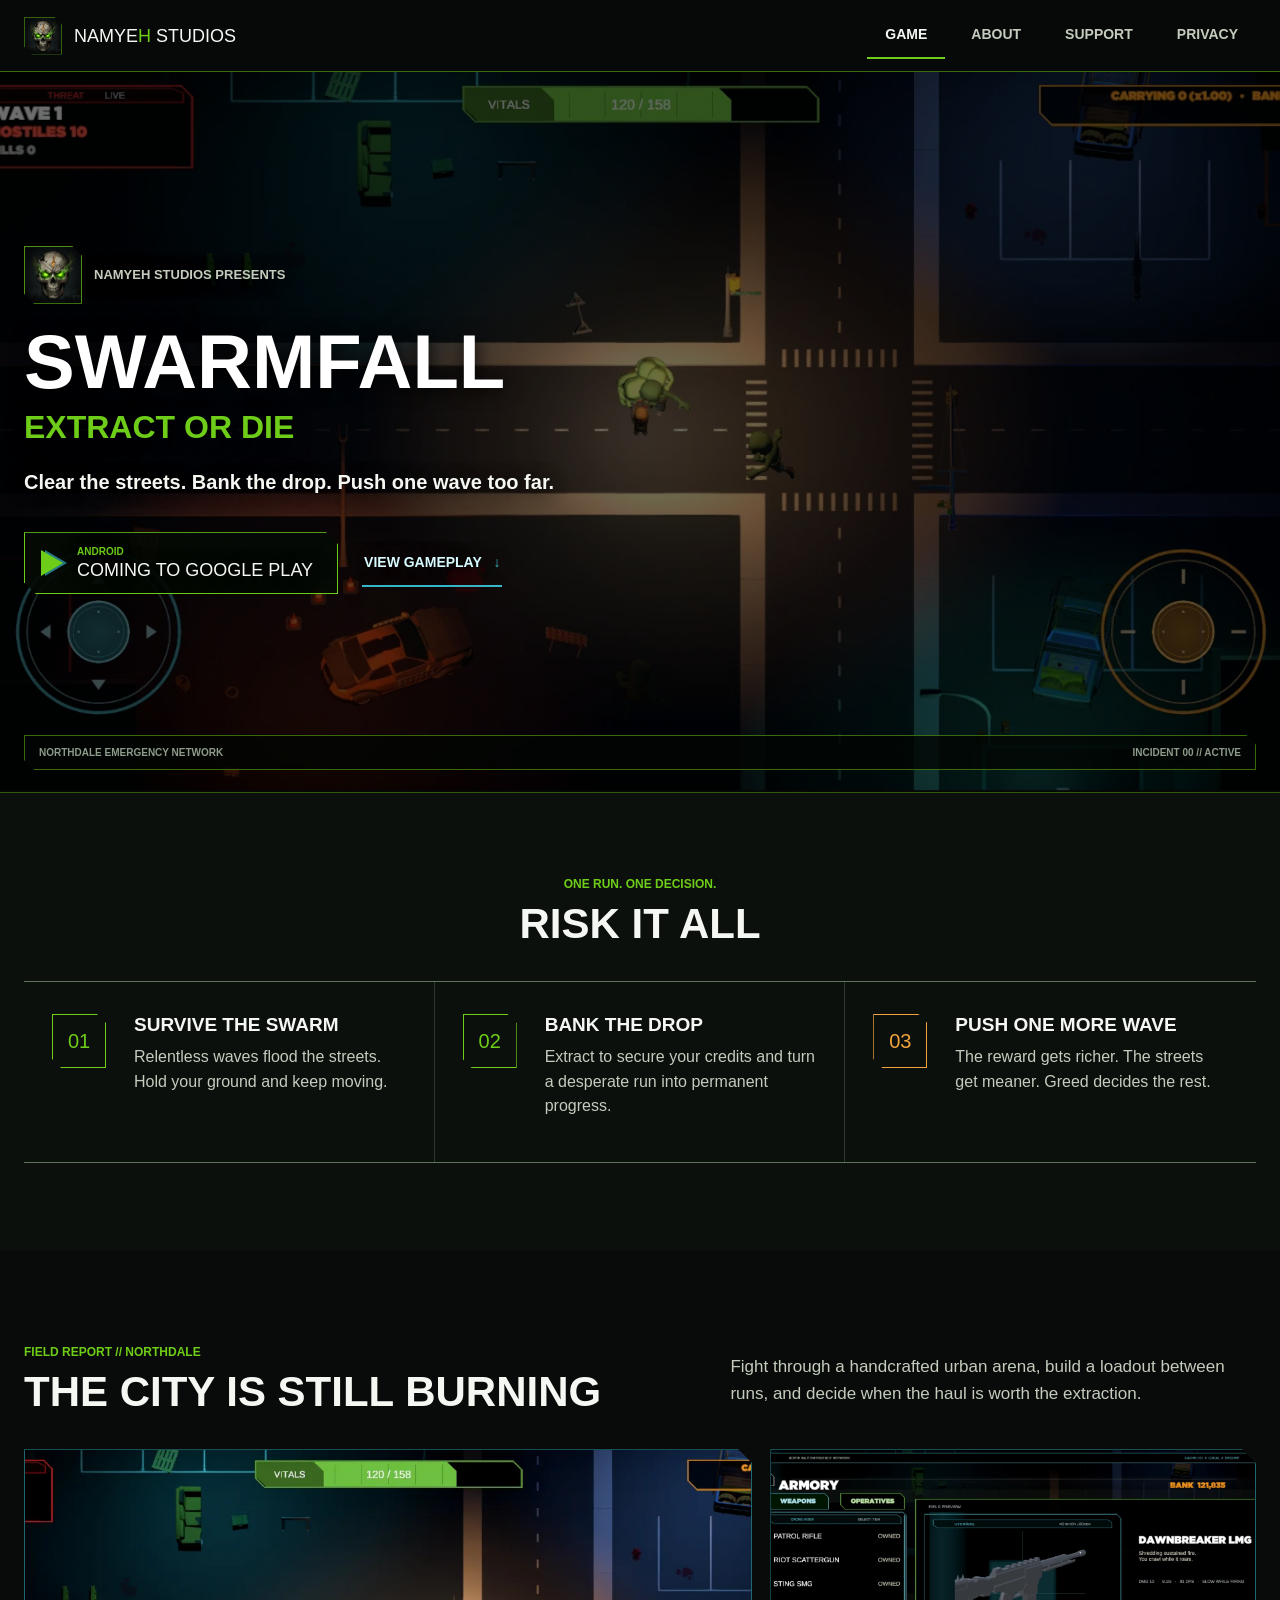
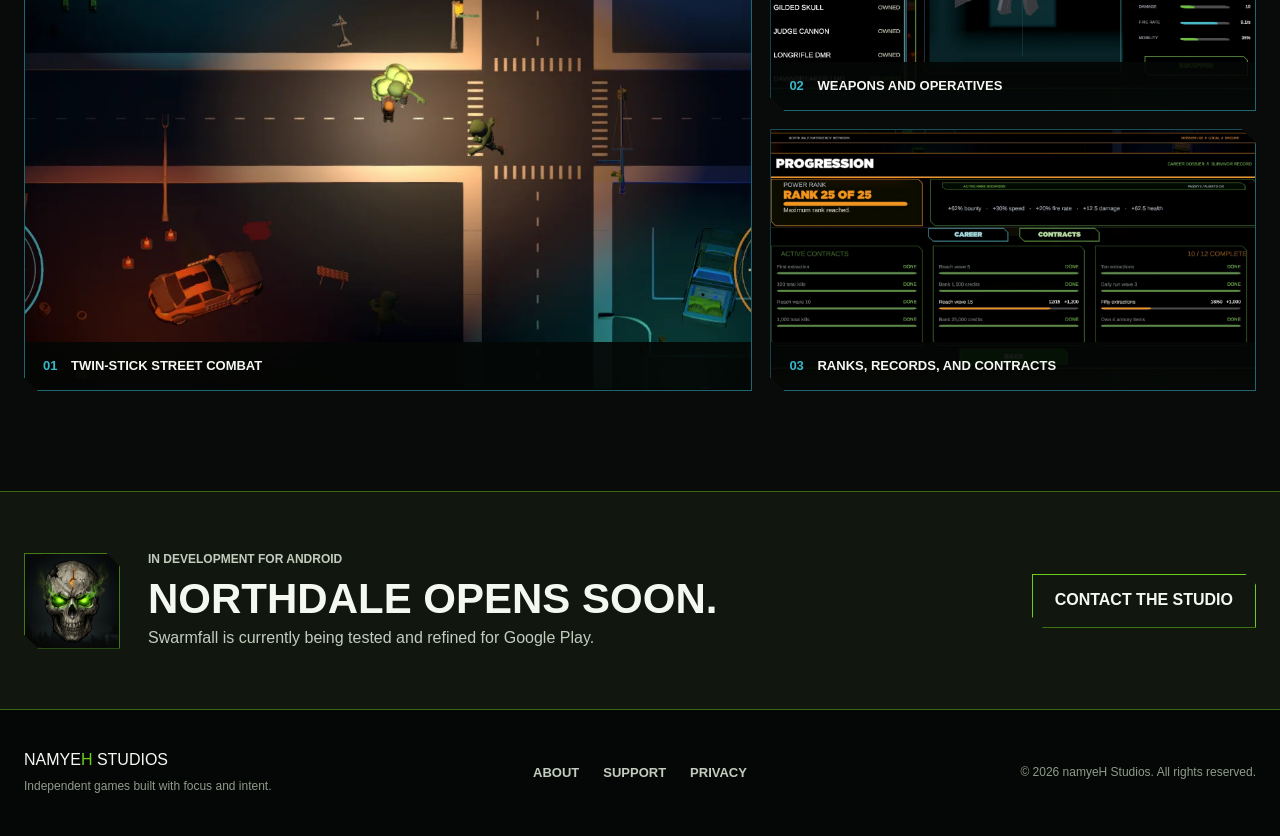
<file: index.html>
<!DOCTYPE html>
<html lang="en">
<head>
  <meta charset="utf-8">
  <meta name="viewport" content="width=device-width, initial-scale=1">
  <meta name="theme-color" content="#070a08">
  <title>Swarmfall: Extract or Die | namyeH Studios</title>
  <meta name="description" content="Swarmfall is a dark top-down wave-survival extraction shooter for Android. Clear Northdale, bank the drop, or risk everything on one more wave.">
  <meta property="og:type" content="website">
  <meta property="og:title" content="Swarmfall: Extract or Die">
  <meta property="og:description" content="Clear the streets. Bank the drop. Push one wave too far.">
  <meta property="og:image" content="https://namyeh.com/assets/gameplay-northdale.webp">
  <meta property="og:url" content="https://namyeh.com/">
  <link rel="icon" href="assets/swarmfall-icon-512.png">
  <link rel="stylesheet" href="styles.css">
</head>
<body class="site-home">
  <header class="site-header">
    <div class="site-header-inner">
      <a class="site-brand" href="index.html" aria-label="namyeH Studios home">
        <img src="assets/swarmfall-icon-512.png" alt="">
        <span>namye<span class="brand-accent">H</span> Studios</span>
      </a>

      <nav class="desktop-nav" aria-label="Primary navigation">
        <a href="index.html" aria-current="page">Game</a>
        <a href="about.html">About</a>
        <a href="contact.html">Support</a>
        <a href="privacy.html">Privacy</a>
      </nav>

      <details class="mobile-nav">
        <summary aria-label="Open navigation"><span></span><span></span><span></span></summary>
        <nav aria-label="Mobile navigation">
          <a href="index.html" aria-current="page">Game</a>
          <a href="about.html">About</a>
          <a href="contact.html">Support</a>
          <a href="privacy.html">Privacy</a>
        </nav>
      </details>
    </div>
  </header>

  <main>
    <section class="game-hero" aria-labelledby="game-title">
      <img class="game-hero-media" src="assets/gameplay-northdale.webp" alt="Swarmfall gameplay in the streets of Northdale">
      <div class="game-hero-shade"></div>

      <div class="game-hero-inner">
        <div class="game-hero-copy">
          <div class="game-lockup">
            <img src="assets/swarmfall-icon-512.png" alt="Swarmfall app icon">
            <span>namyeH Studios presents</span>
          </div>
          <h1 id="game-title">SWARMFALL</h1>
          <p class="game-tagline">EXTRACT OR DIE</p>
          <p class="game-summary">Clear the streets. Bank the drop. Push one wave too far.</p>

          <div class="hero-actions">
            <div class="store-status" aria-label="Coming soon to Google Play">
              <span class="store-status-mark" aria-hidden="true"></span>
              <span><small>ANDROID</small>COMING TO GOOGLE PLAY</span>
            </div>
            <a class="text-action" href="#gameplay">View gameplay <span aria-hidden="true">&darr;</span></a>
          </div>
        </div>

        <div class="hero-signal" aria-hidden="true">
          <span>NORTHDALE EMERGENCY NETWORK</span>
          <span>INCIDENT 00 // ACTIVE</span>
        </div>
      </div>
    </section>

    <section class="risk-band" aria-labelledby="risk-title">
      <div class="section-inner">
        <div class="section-heading section-heading-centered">
          <p class="section-kicker">One run. One decision.</p>
          <h2 id="risk-title">RISK IT ALL</h2>
        </div>

        <div class="risk-grid">
          <article class="risk-item">
            <span class="risk-number">01</span>
            <div>
              <h3>Survive the swarm</h3>
              <p>Relentless waves flood the streets. Hold your ground and keep moving.</p>
            </div>
          </article>
          <article class="risk-item">
            <span class="risk-number">02</span>
            <div>
              <h3>Bank the drop</h3>
              <p>Extract to secure your credits and turn a desperate run into permanent progress.</p>
            </div>
          </article>
          <article class="risk-item">
            <span class="risk-number risk-number-amber">03</span>
            <div>
              <h3>Push one more wave</h3>
              <p>The reward gets richer. The streets get meaner. Greed decides the rest.</p>
            </div>
          </article>
        </div>
      </div>
    </section>

    <section class="gameplay-section" id="gameplay" aria-labelledby="gameplay-title">
      <div class="section-inner">
        <div class="section-heading section-heading-split">
          <div>
            <p class="section-kicker">Field report // Northdale</p>
            <h2 id="gameplay-title">THE CITY IS STILL BURNING</h2>
          </div>
          <p>Fight through a handcrafted urban arena, build a loadout between runs, and decide when the haul is worth the extraction.</p>
        </div>

        <div class="screenshot-grid">
          <figure class="screenshot screenshot-featured">
            <img src="assets/gameplay-northdale.webp" alt="Twin-stick combat against a zombie swarm" loading="lazy">
            <figcaption><span>01</span> Twin-stick street combat</figcaption>
          </figure>
          <figure class="screenshot">
            <img src="assets/armory-loadout.webp" alt="Swarmfall weapon armory and loadout screen" loading="lazy">
            <figcaption><span>02</span> Weapons and operatives</figcaption>
          </figure>
          <figure class="screenshot">
            <img src="assets/progression-dossier.webp" alt="Swarmfall progression and contracts screen" loading="lazy">
            <figcaption><span>03</span> Ranks, records, and contracts</figcaption>
          </figure>
        </div>
      </div>
    </section>

    <section class="release-band" aria-labelledby="release-title">
      <div class="section-inner release-inner">
        <img src="assets/swarmfall-icon-512.png" alt="" loading="lazy">
        <div>
          <p class="section-kicker">In development for Android</p>
          <h2 id="release-title">Northdale opens soon.</h2>
          <p>Swarmfall is currently being tested and refined for Google Play.</p>
        </div>
        <a class="outline-action" href="contact.html">Contact the studio</a>
      </div>
    </section>
  </main>

  <footer class="site-footer">
    <div class="site-footer-inner">
      <div class="footer-brand">
        <span>namye<span class="brand-accent">H</span> Studios</span>
        <small>Independent games built with focus and intent.</small>
      </div>
      <div class="footer-links">
        <a href="about.html">About</a>
        <a href="contact.html">Support</a>
        <a href="privacy.html">Privacy</a>
      </div>
      <p>&copy; 2026 namyeH Studios. All rights reserved.</p>
    </div>
  </footer>
</body>
</html>
</file>
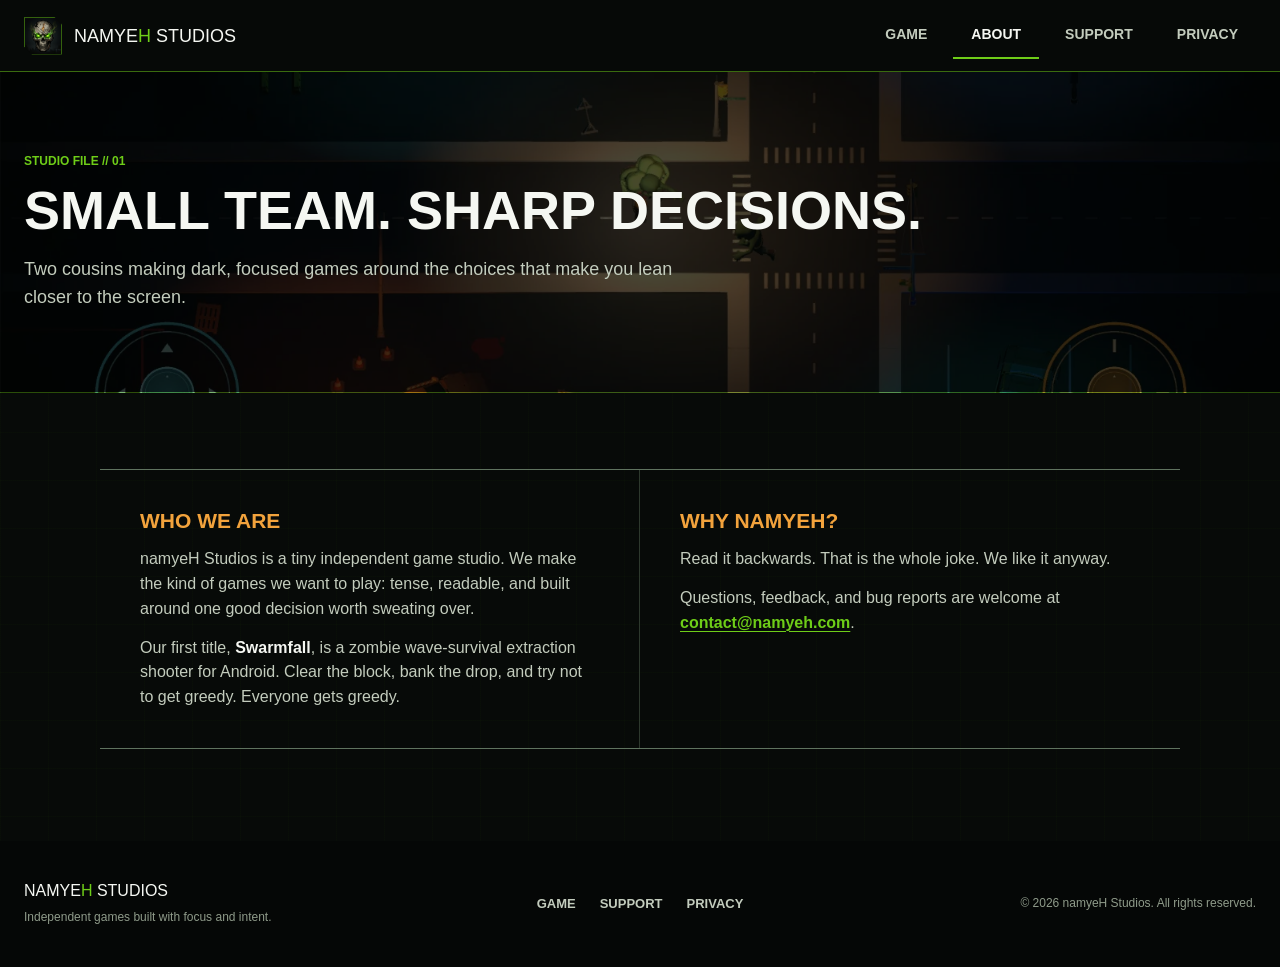
<file: about.html>
<!DOCTYPE html>
<html lang="en">
<head>
  <meta charset="utf-8">
  <meta name="viewport" content="width=device-width, initial-scale=1">
  <meta name="theme-color" content="#070a08">
  <title>About namyeH Studios</title>
  <meta name="description" content="namyeH Studios is a two-person independent game studio making Swarmfall, a dark wave-survival extraction shooter for Android.">
  <link rel="icon" href="assets/swarmfall-icon-512.png">
  <link rel="stylesheet" href="styles.css">
</head>
<body>
  <header class="site-header">
    <div class="site-header-inner">
      <a class="site-brand" href="index.html" aria-label="namyeH Studios home">
        <img src="assets/swarmfall-icon-512.png" alt="">
        <span>namye<span class="brand-accent">H</span> Studios</span>
      </a>
      <nav class="desktop-nav" aria-label="Primary navigation">
        <a href="index.html">Game</a>
        <a href="about.html" aria-current="page">About</a>
        <a href="contact.html">Support</a>
        <a href="privacy.html">Privacy</a>
      </nav>
      <details class="mobile-nav">
        <summary aria-label="Open navigation"><span></span><span></span><span></span></summary>
        <nav aria-label="Mobile navigation">
          <a href="index.html">Game</a>
          <a href="about.html" aria-current="page">About</a>
          <a href="contact.html">Support</a>
          <a href="privacy.html">Privacy</a>
        </nav>
      </details>
    </div>
  </header>

  <main>
    <section class="page-hero has-gameplay-bg">
      <div class="page-hero-inner">
        <p class="page-kicker">Studio file // 01</p>
        <h1>Small team. Sharp decisions.</h1>
        <p class="page-deck">Two cousins making dark, focused games around the choices that make you lean closer to the screen.</p>
      </div>
    </section>

    <div class="page-main">
      <div class="content-grid">
        <section class="content-block">
          <h2>Who we are</h2>
          <p>namyeH Studios is a tiny independent game studio. We make the kind of games we want to play: tense, readable, and built around one good decision worth sweating over.</p>
          <p>Our first title, <strong>Swarmfall</strong>, is a zombie wave-survival extraction shooter for Android. Clear the block, bank the drop, and try not to get greedy. Everyone gets greedy.</p>
        </section>

        <section class="content-block">
          <h2>Why namyeH?</h2>
          <p>Read it backwards. That is the whole joke. We like it anyway.</p>
          <p>Questions, feedback, and bug reports are welcome at <a class="plain-link" href="mailto:contact@namyeh.com">contact@namyeh.com</a>.</p>
        </section>
      </div>
    </div>
  </main>

  <footer class="site-footer">
    <div class="site-footer-inner">
      <div class="footer-brand">
        <span>namye<span class="brand-accent">H</span> Studios</span>
        <small>Independent games built with focus and intent.</small>
      </div>
      <div class="footer-links">
        <a href="index.html">Game</a>
        <a href="contact.html">Support</a>
        <a href="privacy.html">Privacy</a>
      </div>
      <p>&copy; 2026 namyeH Studios. All rights reserved.</p>
    </div>
  </footer>
</body>
</html>
</file>
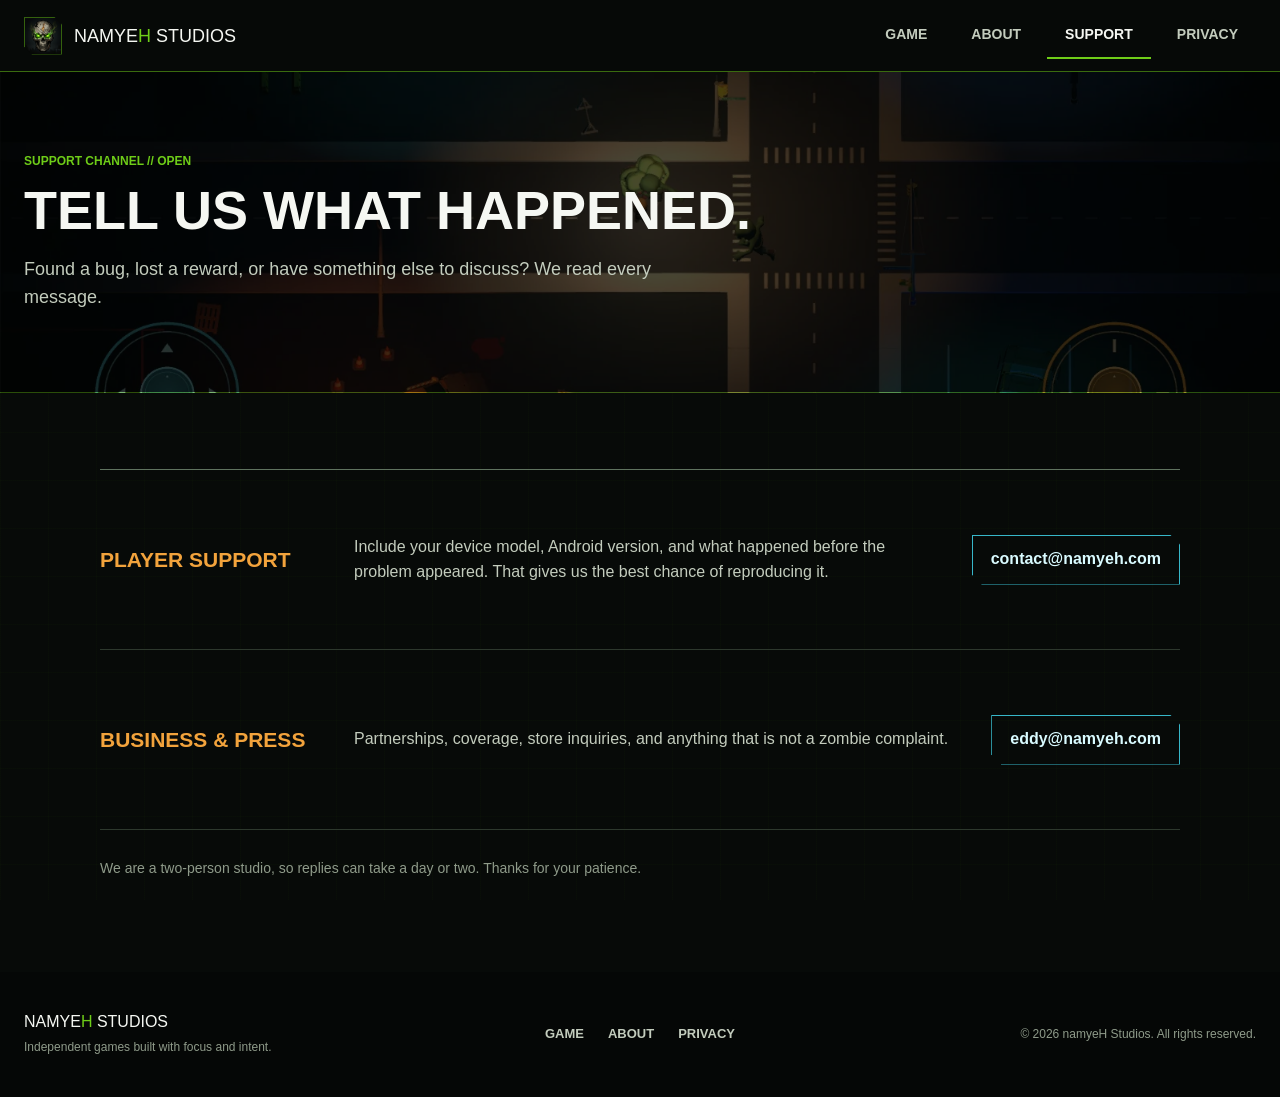
<file: contact.html>
<!DOCTYPE html>
<html lang="en">
<head>
  <meta charset="utf-8">
  <meta name="viewport" content="width=device-width, initial-scale=1">
  <meta name="theme-color" content="#070a08">
  <title>Swarmfall Support | namyeH Studios</title>
  <meta name="description" content="Contact namyeH Studios for Swarmfall player support, business, and press inquiries.">
  <link rel="icon" href="assets/swarmfall-icon-512.png">
  <link rel="stylesheet" href="styles.css">
</head>
<body>
  <header class="site-header">
    <div class="site-header-inner">
      <a class="site-brand" href="index.html" aria-label="namyeH Studios home">
        <img src="assets/swarmfall-icon-512.png" alt="">
        <span>namye<span class="brand-accent">H</span> Studios</span>
      </a>
      <nav class="desktop-nav" aria-label="Primary navigation">
        <a href="index.html">Game</a>
        <a href="about.html">About</a>
        <a href="contact.html" aria-current="page">Support</a>
        <a href="privacy.html">Privacy</a>
      </nav>
      <details class="mobile-nav">
        <summary aria-label="Open navigation"><span></span><span></span><span></span></summary>
        <nav aria-label="Mobile navigation">
          <a href="index.html">Game</a>
          <a href="about.html">About</a>
          <a href="contact.html" aria-current="page">Support</a>
          <a href="privacy.html">Privacy</a>
        </nav>
      </details>
    </div>
  </header>

  <main>
    <section class="page-hero has-gameplay-bg">
      <div class="page-hero-inner">
        <p class="page-kicker">Support channel // Open</p>
        <h1>Tell us what happened.</h1>
        <p class="page-deck">Found a bug, lost a reward, or have something else to discuss? We read every message.</p>
      </div>
    </section>

    <div class="page-main">
      <div class="contact-list">
        <section class="contact-item">
          <h2>Player support</h2>
          <p>Include your device model, Android version, and what happened before the problem appeared. That gives us the best chance of reproducing it.</p>
          <a class="contact-email" href="mailto:contact@namyeh.com?subject=Swarmfall%20support">contact@namyeh.com</a>
        </section>

        <section class="contact-item">
          <h2>Business &amp; press</h2>
          <p>Partnerships, coverage, store inquiries, and anything that is not a zombie complaint.</p>
          <a class="contact-email" href="mailto:eddy@namyeh.com">eddy@namyeh.com</a>
        </section>
      </div>
      <p class="page-note">We are a two-person studio, so replies can take a day or two. Thanks for your patience.</p>
    </div>
  </main>

  <footer class="site-footer">
    <div class="site-footer-inner">
      <div class="footer-brand">
        <span>namye<span class="brand-accent">H</span> Studios</span>
        <small>Independent games built with focus and intent.</small>
      </div>
      <div class="footer-links">
        <a href="index.html">Game</a>
        <a href="about.html">About</a>
        <a href="privacy.html">Privacy</a>
      </div>
      <p>&copy; 2026 namyeH Studios. All rights reserved.</p>
    </div>
  </footer>
</body>
</html>
</file>
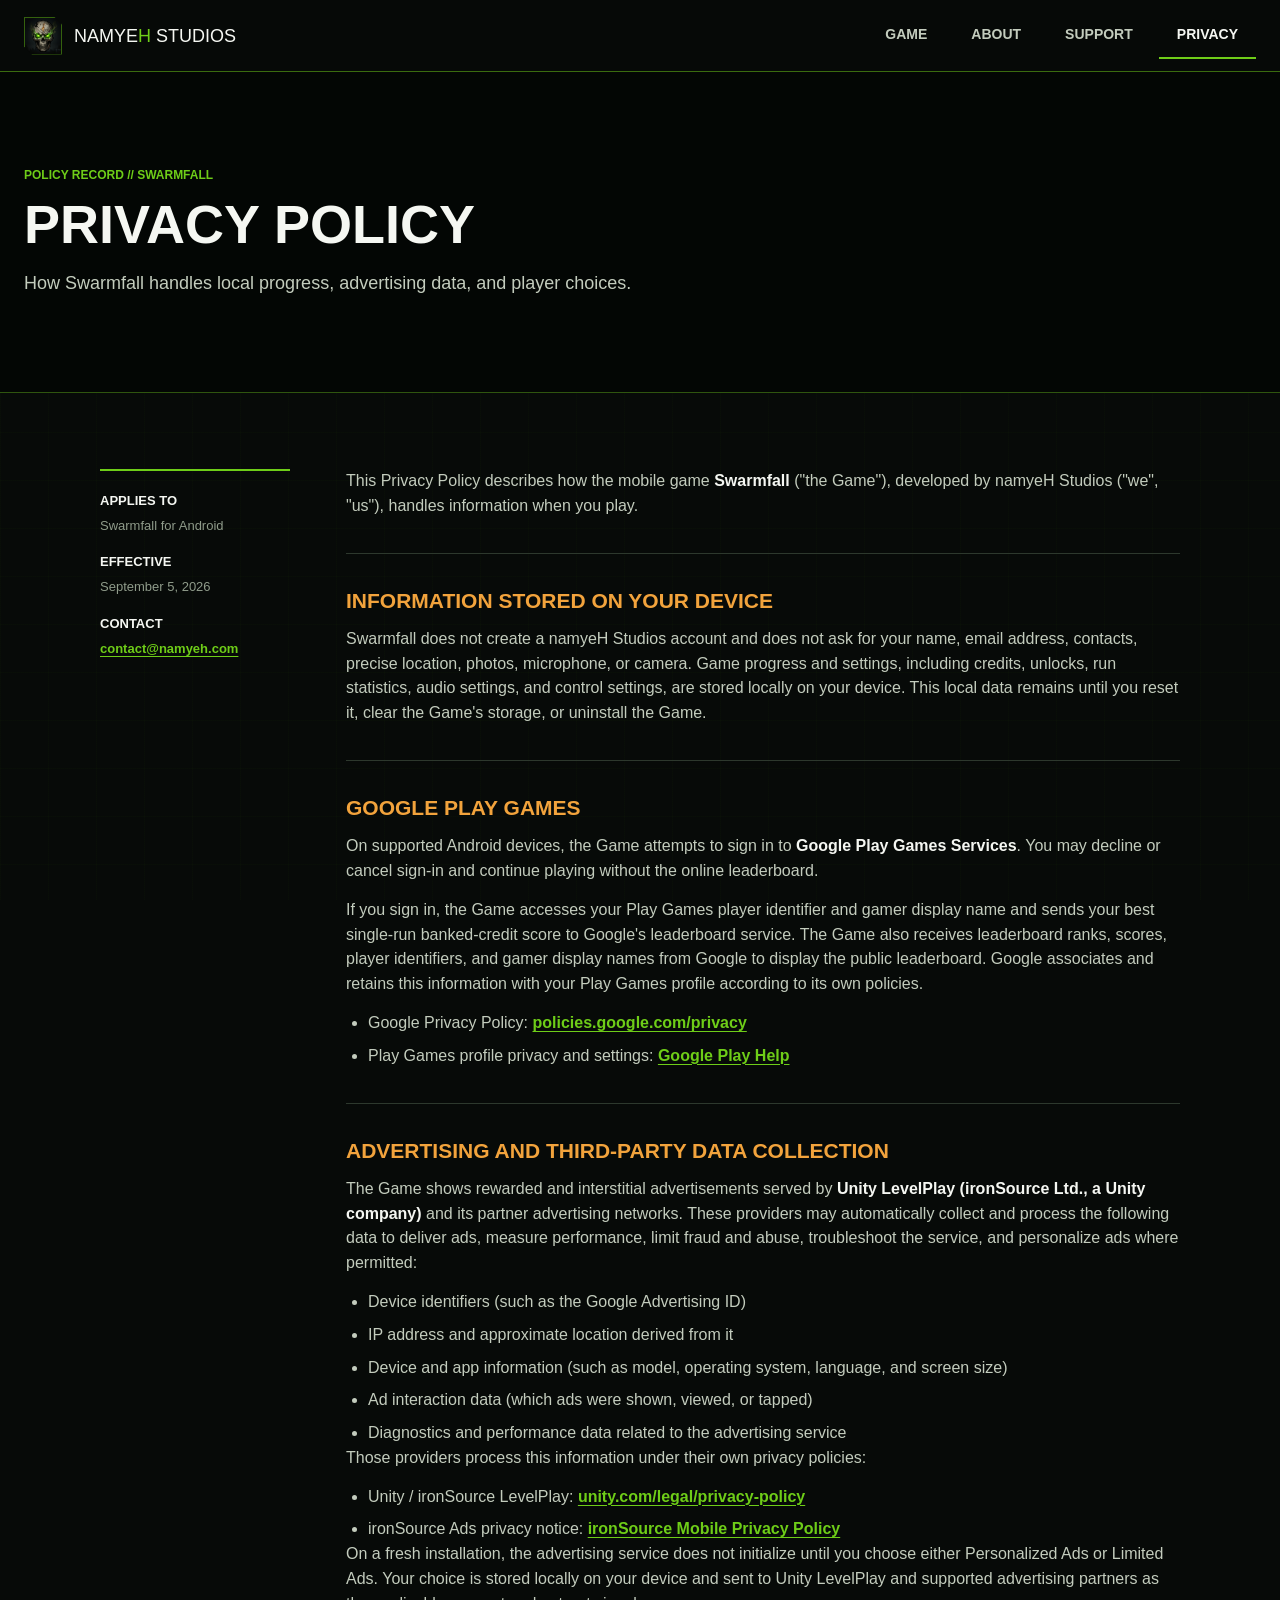
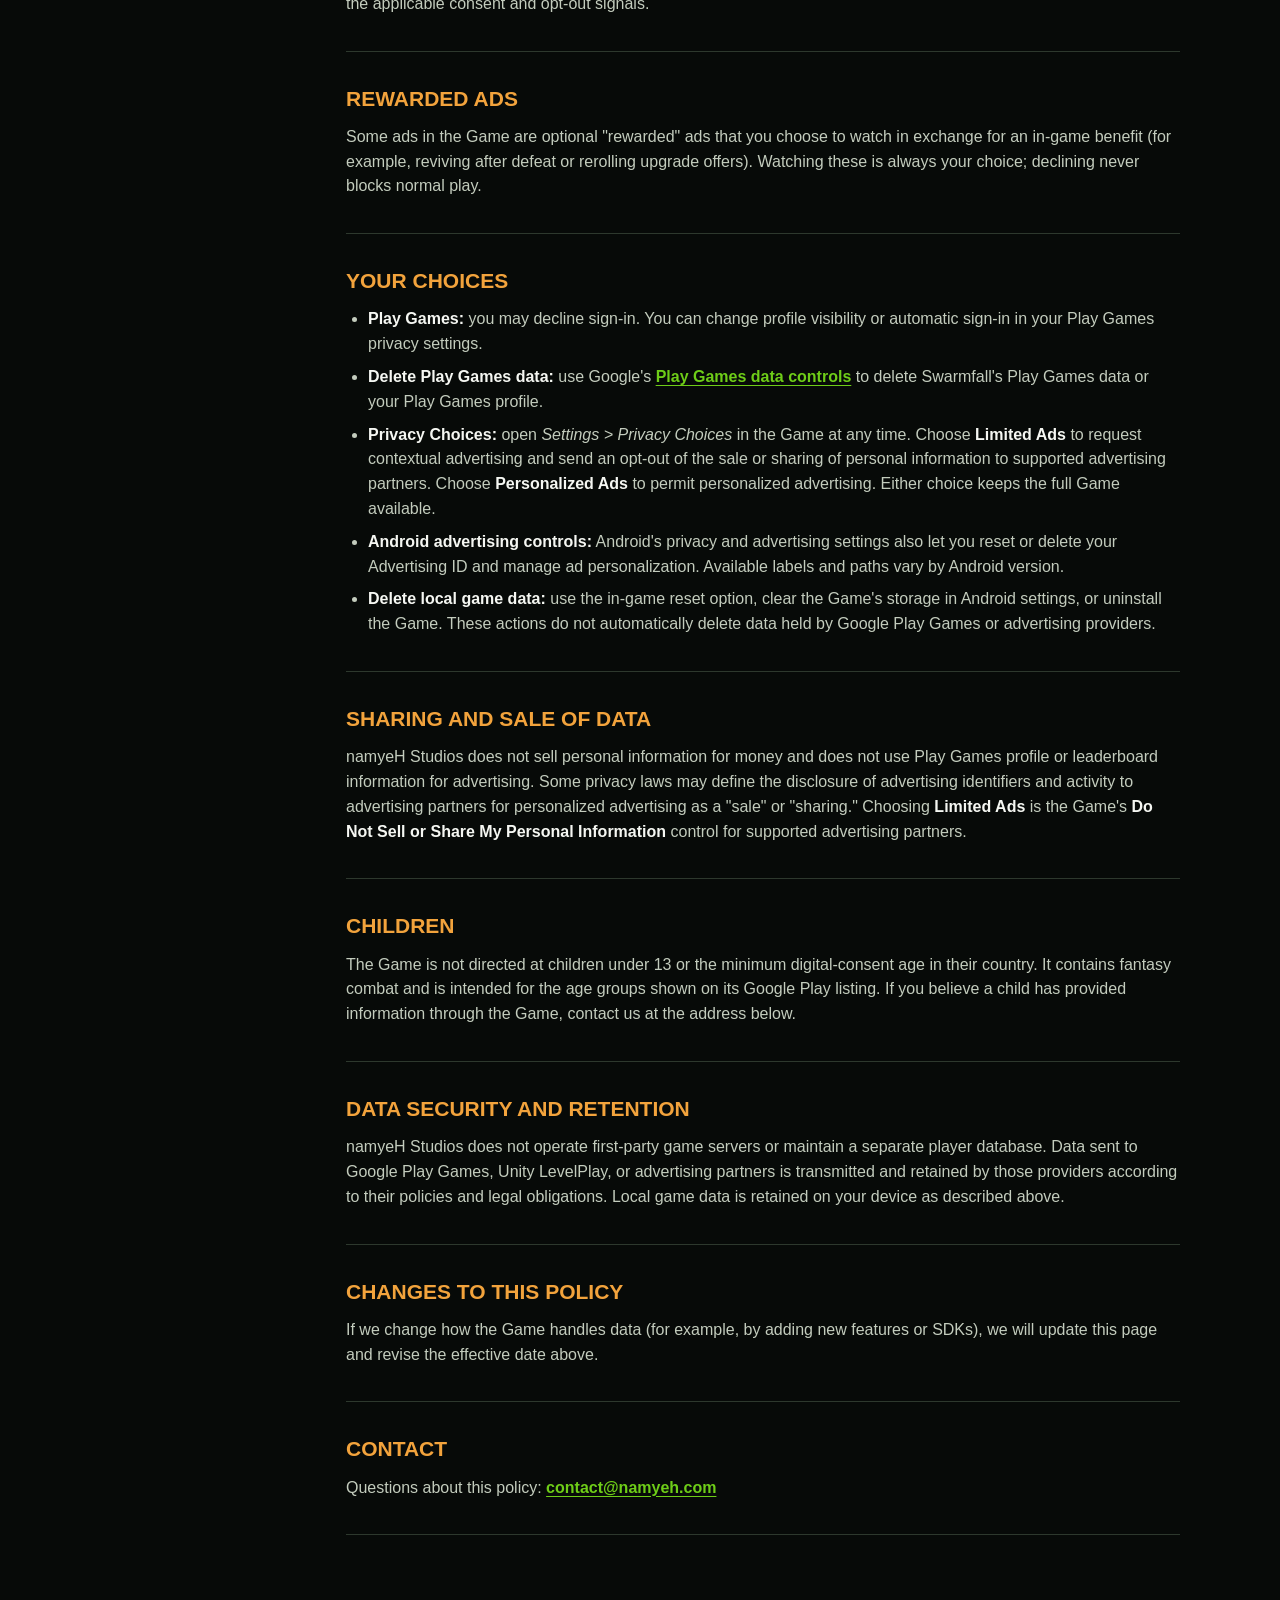
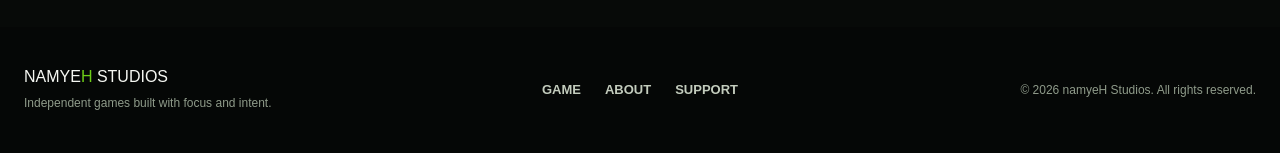
<file: privacy.html>
<!DOCTYPE html>
<html lang="en">
<head>
  <meta charset="utf-8">
  <meta name="viewport" content="width=device-width, initial-scale=1">
  <meta name="theme-color" content="#070a08">
  <title>Privacy Policy | Swarmfall</title>
  <meta name="description" content="Privacy Policy for the Swarmfall mobile game by namyeH Studios.">
  <link rel="icon" href="assets/swarmfall-icon-512.png">
  <link rel="stylesheet" href="styles.css">
</head>
<body>
  <header class="site-header">
    <div class="site-header-inner">
      <a class="site-brand" href="index.html" aria-label="namyeH Studios home">
        <img src="assets/swarmfall-icon-512.png" alt="">
        <span>namye<span class="brand-accent">H</span> Studios</span>
      </a>
      <nav class="desktop-nav" aria-label="Primary navigation">
        <a href="index.html">Game</a>
        <a href="about.html">About</a>
        <a href="contact.html">Support</a>
        <a href="privacy.html" aria-current="page">Privacy</a>
      </nav>
      <details class="mobile-nav">
        <summary aria-label="Open navigation"><span></span><span></span><span></span></summary>
        <nav aria-label="Mobile navigation">
          <a href="index.html">Game</a>
          <a href="about.html">About</a>
          <a href="contact.html">Support</a>
          <a href="privacy.html" aria-current="page">Privacy</a>
        </nav>
      </details>
    </div>
  </header>

  <main>
    <section class="page-hero">
      <div class="page-hero-inner">
        <p class="page-kicker">Policy record // Swarmfall</p>
        <h1>Privacy policy</h1>
        <p class="page-deck">How Swarmfall handles local progress, advertising data, and player choices.</p>
      </div>
    </section>

    <div class="page-main legal-layout">
      <aside class="legal-meta">
        <strong>Applies to</strong>
        Swarmfall for Android
        <strong>Effective</strong>
        September 5, 2026
        <strong>Contact</strong>
        <a class="plain-link" href="mailto:contact@namyeh.com">contact@namyeh.com</a>
      </aside>

      <article class="legal-article">
        <section>
          <p>This Privacy Policy describes how the mobile game <strong>Swarmfall</strong> ("the Game"), developed by namyeH Studios ("we", "us"), handles information when you play.</p>
        </section>

        <section>
          <h2>Information stored on your device</h2>
          <p>Swarmfall does not create a namyeH Studios account and does not ask for your name, email address, contacts, precise location, photos, microphone, or camera. Game progress and settings, including credits, unlocks, run statistics, audio settings, and control settings, are stored locally on your device. This local data remains until you reset it, clear the Game's storage, or uninstall the Game.</p>
        </section>

        <section>
          <h2>Google Play Games</h2>
          <p>On supported Android devices, the Game attempts to sign in to <strong>Google Play Games Services</strong>. You may decline or cancel sign-in and continue playing without the online leaderboard.</p>
          <p>If you sign in, the Game accesses your Play Games player identifier and gamer display name and sends your best single-run banked-credit score to Google's leaderboard service. The Game also receives leaderboard ranks, scores, player identifiers, and gamer display names from Google to display the public leaderboard. Google associates and retains this information with your Play Games profile according to its own policies.</p>
          <ul>
            <li>Google Privacy Policy: <a href="https://policies.google.com/privacy" rel="noopener">policies.google.com/privacy</a></li>
            <li>Play Games profile privacy and settings: <a href="https://support.google.com/googleplay/answer/3129346?hl=en" rel="noopener">Google Play Help</a></li>
          </ul>
        </section>

        <section>
          <h2>Advertising and third-party data collection</h2>
          <p>The Game shows rewarded and interstitial advertisements served by <strong>Unity LevelPlay (ironSource Ltd., a Unity company)</strong> and its partner advertising networks. These providers may automatically collect and process the following data to deliver ads, measure performance, limit fraud and abuse, troubleshoot the service, and personalize ads where permitted:</p>
          <ul>
            <li>Device identifiers (such as the Google Advertising ID)</li>
            <li>IP address and approximate location derived from it</li>
            <li>Device and app information (such as model, operating system, language, and screen size)</li>
            <li>Ad interaction data (which ads were shown, viewed, or tapped)</li>
            <li>Diagnostics and performance data related to the advertising service</li>
          </ul>
          <p>Those providers process this information under their own privacy policies:</p>
          <ul>
            <li>Unity / ironSource LevelPlay: <a href="https://unity.com/legal/privacy-policy" rel="noopener">unity.com/legal/privacy-policy</a></li>
            <li>ironSource Ads privacy notice: <a href="https://developers.is.com/ironsource-mobile/air/ironsource-mobile-privacy-policy/" rel="noopener">ironSource Mobile Privacy Policy</a></li>
          </ul>
          <p>On a fresh installation, the advertising service does not initialize until you choose either Personalized Ads or Limited Ads. Your choice is stored locally on your device and sent to Unity LevelPlay and supported advertising partners as the applicable consent and opt-out signals.</p>
        </section>

        <section>
          <h2>Rewarded ads</h2>
          <p>Some ads in the Game are optional "rewarded" ads that you choose to watch in exchange for an in-game benefit (for example, reviving after defeat or rerolling upgrade offers). Watching these is always your choice; declining never blocks normal play.</p>
        </section>

        <section>
          <h2>Your choices</h2>
          <ul>
            <li><strong>Play Games:</strong> you may decline sign-in. You can change profile visibility or automatic sign-in in your Play Games privacy settings.</li>
            <li><strong>Delete Play Games data:</strong> use Google's <a href="https://support.google.com/googleplay/answer/9130646?hl=en" rel="noopener">Play Games data controls</a> to delete Swarmfall's Play Games data or your Play Games profile.</li>
            <li><strong>Privacy Choices:</strong> open <em>Settings &gt; Privacy Choices</em> in the Game at any time. Choose <strong>Limited Ads</strong> to request contextual advertising and send an opt-out of the sale or sharing of personal information to supported advertising partners. Choose <strong>Personalized Ads</strong> to permit personalized advertising. Either choice keeps the full Game available.</li>
            <li><strong>Android advertising controls:</strong> Android's privacy and advertising settings also let you reset or delete your Advertising ID and manage ad personalization. Available labels and paths vary by Android version.</li>
            <li><strong>Delete local game data:</strong> use the in-game reset option, clear the Game's storage in Android settings, or uninstall the Game. These actions do not automatically delete data held by Google Play Games or advertising providers.</li>
          </ul>
        </section>

        <section>
          <h2>Sharing and sale of data</h2>
          <p>namyeH Studios does not sell personal information for money and does not use Play Games profile or leaderboard information for advertising. Some privacy laws may define the disclosure of advertising identifiers and activity to advertising partners for personalized advertising as a "sale" or "sharing." Choosing <strong>Limited Ads</strong> is the Game's <strong>Do Not Sell or Share My Personal Information</strong> control for supported advertising partners.</p>
        </section>

        <section>
          <h2>Children</h2>
          <p>The Game is not directed at children under 13 or the minimum digital-consent age in their country. It contains fantasy combat and is intended for the age groups shown on its Google Play listing. If you believe a child has provided information through the Game, contact us at the address below.</p>
        </section>

        <section>
          <h2>Data security and retention</h2>
          <p>namyeH Studios does not operate first-party game servers or maintain a separate player database. Data sent to Google Play Games, Unity LevelPlay, or advertising partners is transmitted and retained by those providers according to their policies and legal obligations. Local game data is retained on your device as described above.</p>
        </section>

        <section>
          <h2>Changes to this policy</h2>
          <p>If we change how the Game handles data (for example, by adding new features or SDKs), we will update this page and revise the effective date above.</p>
        </section>

        <section>
          <h2>Contact</h2>
          <p>Questions about this policy: <a href="mailto:contact@namyeh.com">contact@namyeh.com</a></p>
        </section>
      </article>
    </div>
  </main>

  <footer class="site-footer">
    <div class="site-footer-inner">
      <div class="footer-brand">
        <span>namye<span class="brand-accent">H</span> Studios</span>
        <small>Independent games built with focus and intent.</small>
      </div>
      <div class="footer-links">
        <a href="index.html">Game</a>
        <a href="about.html">About</a>
        <a href="contact.html">Support</a>
      </div>
      <p>&copy; 2026 namyeH Studios. All rights reserved.</p>
    </div>
  </footer>
</body>
</html>
</file>
<file: styles.css>
:root {
  --ink: #070a08;
  --ink-soft: #0c100d;
  --panel: #101510;
  --line: #2d382d;
  --line-bright: #5f735f;
  --text: #f5f7f2;
  --text-soft: #c3ccbd;
  --muted: #8f9b8a;
  --green: #6ecd18;
  --green-deep: #2f7f12;
  --amber: #f2a33c;
  --cyan: #37b7c9;
  --danger: #e83d38;
  --content: 1320px;
  --notch: 14px;
}

* {
  box-sizing: border-box;
  margin: 0;
}

html {
  color-scheme: dark;
  scroll-behavior: smooth;
}

body {
  min-width: 320px;
  background: var(--ink);
  color: var(--text);
  font-family: "Segoe UI", Arial, sans-serif;
  font-size: 16px;
  line-height: 1.55;
  letter-spacing: 0;
}

body::before {
  position: fixed;
  inset: 0;
  z-index: -1;
  background-image:
    linear-gradient(rgba(110, 205, 24, 0.025) 1px, transparent 1px),
    linear-gradient(90deg, rgba(110, 205, 24, 0.025) 1px, transparent 1px);
  background-size: 48px 48px;
  content: "";
  pointer-events: none;
}

img {
  display: block;
  max-width: 100%;
}

a {
  color: inherit;
}

button,
summary,
a {
  -webkit-tap-highlight-color: transparent;
}

:focus-visible {
  outline: 3px solid var(--amber);
  outline-offset: 4px;
}

.brand-accent {
  color: var(--green);
}

.site-header {
  position: relative;
  z-index: 20;
  height: 72px;
  border-bottom: 1px solid rgba(110, 205, 24, 0.5);
  background: rgba(7, 10, 8, 0.97);
}

.site-header-inner {
  display: flex;
  align-items: center;
  justify-content: space-between;
  width: min(100% - 48px, var(--content));
  height: 100%;
  margin: 0 auto;
}

.site-brand {
  display: inline-flex;
  align-items: center;
  gap: 12px;
  color: var(--text);
  font-family: "Arial Black", "Bahnschrift Condensed", Impact, sans-serif;
  font-size: 18px;
  line-height: 1;
  text-decoration: none;
  text-transform: uppercase;
}

.site-brand img {
  width: 38px;
  height: 38px;
  border: 1px solid rgba(110, 205, 24, 0.45);
  object-fit: cover;
  clip-path: polygon(0 0, calc(100% - 8px) 0, 100% 8px, 100% 100%, 8px 100%, 0 calc(100% - 8px));
}

.desktop-nav {
  display: flex;
  align-items: center;
  gap: 8px;
}

.desktop-nav a {
  min-height: 44px;
  padding: 12px 18px;
  border-bottom: 2px solid transparent;
  color: var(--text-soft);
  font-size: 14px;
  font-weight: 700;
  text-decoration: none;
  text-transform: uppercase;
}

.desktop-nav a:hover,
.desktop-nav a[aria-current="page"] {
  border-bottom-color: var(--green);
  color: var(--text);
}

.mobile-nav {
  display: none;
  position: relative;
}

.mobile-nav summary {
  display: grid;
  width: 48px;
  height: 48px;
  padding: 12px;
  border: 1px solid var(--green);
  cursor: pointer;
  list-style: none;
  place-content: center;
  clip-path: polygon(0 0, calc(100% - 9px) 0, 100% 9px, 100% 100%, 9px 100%, 0 calc(100% - 9px));
}

.mobile-nav summary::-webkit-details-marker {
  display: none;
}

.mobile-nav summary span {
  display: block;
  width: 22px;
  height: 2px;
  margin: 3px 0;
  background: var(--text);
}

.mobile-nav nav {
  position: absolute;
  top: 56px;
  right: 0;
  width: 210px;
  border: 1px solid var(--green);
  background: #080c09;
  box-shadow: 0 20px 50px rgba(0, 0, 0, 0.5);
  clip-path: polygon(0 0, calc(100% - 12px) 0, 100% 12px, 100% 100%, 12px 100%, 0 calc(100% - 12px));
}

.mobile-nav nav a {
  display: flex;
  align-items: center;
  min-height: 52px;
  padding: 0 20px;
  border-bottom: 1px solid var(--line);
  color: var(--text-soft);
  font-weight: 700;
  text-decoration: none;
  text-transform: uppercase;
}

.mobile-nav nav a:last-child {
  border-bottom: 0;
}

.mobile-nav nav a[aria-current="page"] {
  color: var(--green);
}

.game-hero {
  position: relative;
  min-height: min(720px, calc(100svh - 96px));
  overflow: hidden;
  border-bottom: 1px solid rgba(110, 205, 24, 0.42);
  background: #050706;
}

.game-hero-media,
.game-hero-shade {
  position: absolute;
  inset: 0;
  width: 100%;
  height: 100%;
}

.game-hero-media {
  object-fit: cover;
  object-position: center;
  opacity: 0.82;
}

.game-hero-shade {
  background: rgba(0, 0, 0, 0.48);
}

.game-hero-inner {
  position: relative;
  display: flex;
  align-items: center;
  width: min(100% - 48px, var(--content));
  min-height: inherit;
  margin: 0 auto;
  padding: 64px 0 88px;
}

.game-hero-copy {
  width: min(690px, 68%);
  text-shadow: 0 2px 18px rgba(0, 0, 0, 0.9);
}

.game-lockup {
  display: flex;
  align-items: center;
  gap: 12px;
  margin-bottom: 22px;
  color: var(--text-soft);
  font-size: 13px;
  font-weight: 700;
  text-transform: uppercase;
}

.game-lockup img {
  width: 58px;
  height: 58px;
  border: 1px solid rgba(110, 205, 24, 0.7);
  object-fit: cover;
  clip-path: polygon(0 0, calc(100% - 10px) 0, 100% 10px, 100% 100%, 10px 100%, 0 calc(100% - 10px));
}

.game-hero h1,
.page-hero h1,
.section-heading h2,
.release-inner h2 {
  font-family: "Arial Black", "Bahnschrift Condensed", Impact, sans-serif;
  font-weight: 900;
  line-height: 0.94;
  text-transform: uppercase;
}

.game-hero h1 {
  color: #fff;
  font-size: 76px;
}

.game-tagline {
  margin-top: 14px;
  color: var(--green);
  font-family: "Arial Black", "Bahnschrift Condensed", Impact, sans-serif;
  font-size: 32px;
  font-weight: 900;
  line-height: 1;
}

.game-summary {
  max-width: 580px;
  margin-top: 24px;
  color: var(--text);
  font-size: 20px;
  font-weight: 600;
}

.hero-actions {
  display: flex;
  align-items: center;
  gap: 24px;
  margin-top: 34px;
}

.store-status {
  display: inline-flex;
  align-items: center;
  min-height: 62px;
  padding: 9px 24px 9px 16px;
  border: 1px solid var(--green);
  background: rgba(5, 10, 5, 0.9);
  color: var(--text);
  font-family: "Arial Black", "Bahnschrift Condensed", Impact, sans-serif;
  font-size: 18px;
  line-height: 1.05;
  clip-path: polygon(0 0, calc(100% - 12px) 0, 100% 12px, 100% 100%, 12px 100%, 0 calc(100% - 12px));
}

.store-status small {
  display: block;
  margin-bottom: 4px;
  color: var(--green);
  font-family: "Segoe UI", Arial, sans-serif;
  font-size: 10px;
  font-weight: 800;
}

.store-status-mark {
  width: 0;
  height: 0;
  margin-right: 14px;
  border-top: 13px solid transparent;
  border-bottom: 13px solid transparent;
  border-left: 22px solid var(--green);
  filter: drop-shadow(4px 0 0 rgba(55, 183, 201, 0.65));
}

.text-action {
  min-height: 48px;
  padding: 13px 2px 10px;
  border-bottom: 2px solid var(--cyan);
  color: #d8fbff;
  font-size: 14px;
  font-weight: 800;
  text-decoration: none;
  text-transform: uppercase;
}

.text-action span {
  margin-left: 8px;
  color: var(--cyan);
}

.hero-signal {
  position: absolute;
  right: 0;
  bottom: 22px;
  left: 0;
  display: flex;
  justify-content: space-between;
  padding: 9px 14px;
  border: 1px solid rgba(110, 205, 24, 0.5);
  background: rgba(2, 6, 3, 0.8);
  color: var(--muted);
  font-size: 10px;
  font-weight: 700;
  clip-path: polygon(0 0, calc(100% - 10px) 0, 100% 10px, 100% 100%, 10px 100%, 0 calc(100% - 10px));
}

.section-inner {
  width: min(100% - 48px, var(--content));
  margin: 0 auto;
}

.risk-band {
  padding: 82px 0 88px;
  background: var(--ink-soft);
}

.section-heading {
  margin-bottom: 38px;
}

.section-heading-centered {
  text-align: center;
}

.section-kicker {
  margin-bottom: 10px;
  color: var(--green);
  font-size: 12px;
  font-weight: 800;
  text-transform: uppercase;
}

.section-heading h2,
.release-inner h2 {
  font-size: 42px;
}

.risk-grid {
  display: grid;
  grid-template-columns: repeat(3, minmax(0, 1fr));
  border-top: 1px solid var(--line-bright);
  border-bottom: 1px solid var(--line-bright);
}

.risk-item {
  display: grid;
  grid-template-columns: 64px minmax(0, 1fr);
  gap: 18px;
  min-height: 180px;
  padding: 32px 28px;
  border-right: 1px solid var(--line);
}

.risk-item:last-child {
  border-right: 0;
}

.risk-number {
  display: grid;
  width: 54px;
  height: 54px;
  border: 1px solid var(--green);
  color: var(--green);
  font-family: "Arial Black", "Bahnschrift Condensed", Impact, sans-serif;
  font-size: 20px;
  place-items: center;
  clip-path: polygon(0 0, calc(100% - 9px) 0, 100% 9px, 100% 100%, 9px 100%, 0 calc(100% - 9px));
}

.risk-number-amber {
  border-color: var(--amber);
  color: var(--amber);
}

.risk-item h3 {
  margin-bottom: 8px;
  color: var(--text);
  font-family: "Arial Black", "Bahnschrift Condensed", Impact, sans-serif;
  font-size: 19px;
  line-height: 1.2;
  text-transform: uppercase;
}

.risk-item p,
.section-heading-split > p,
.release-inner > div > p,
.content-block p,
.contact-item p,
.legal-article p,
.legal-article li {
  color: var(--text-soft);
}

.gameplay-section {
  padding: 92px 0 100px;
  background: #080b09;
}

.section-heading-split {
  display: grid;
  grid-template-columns: 1.1fr 0.9fr;
  gap: 64px;
  align-items: end;
}

.section-heading-split > p {
  max-width: 580px;
  padding-bottom: 4px;
  font-size: 17px;
}

.screenshot-grid {
  display: grid;
  grid-template-columns: 1.5fr 1fr;
  gap: 18px;
}

.screenshot {
  position: relative;
  overflow: hidden;
  border: 1px solid rgba(55, 183, 201, 0.55);
  background: #030504;
  clip-path: polygon(0 0, calc(100% - var(--notch)) 0, 100% var(--notch), 100% 100%, var(--notch) 100%, 0 calc(100% - var(--notch)));
}

.screenshot-featured {
  grid-row: span 2;
}

.screenshot img {
  width: 100%;
  height: 100%;
  min-height: 260px;
  object-fit: cover;
  transition: transform 220ms ease;
}

.screenshot-featured img {
  min-height: 538px;
}

.screenshot:hover img {
  transform: scale(1.015);
}

.screenshot figcaption {
  position: absolute;
  right: 0;
  bottom: 0;
  left: 0;
  padding: 14px 18px;
  background: rgba(4, 7, 5, 0.92);
  color: var(--text);
  font-size: 13px;
  font-weight: 700;
  text-transform: uppercase;
}

.screenshot figcaption span {
  margin-right: 10px;
  color: var(--cyan);
}

.release-band {
  padding: 58px 0;
  border-top: 1px solid rgba(110, 205, 24, 0.45);
  border-bottom: 1px solid rgba(110, 205, 24, 0.45);
  background: #11170f;
}

.release-inner {
  display: grid;
  grid-template-columns: 96px minmax(0, 1fr) auto;
  gap: 28px;
  align-items: center;
}

.release-inner > img {
  width: 96px;
  height: 96px;
  border: 1px solid rgba(110, 205, 24, 0.55);
  object-fit: cover;
  clip-path: polygon(0 0, calc(100% - 14px) 0, 100% 14px, 100% 100%, 14px 100%, 0 calc(100% - 14px));
}

.release-inner h2 {
  margin-bottom: 8px;
}

.outline-action {
  display: inline-flex;
  align-items: center;
  justify-content: center;
  min-width: 210px;
  min-height: 54px;
  padding: 12px 22px;
  border: 1px solid var(--green);
  color: var(--text);
  font-weight: 800;
  text-decoration: none;
  text-transform: uppercase;
  clip-path: polygon(0 0, calc(100% - 11px) 0, 100% 11px, 100% 100%, 11px 100%, 0 calc(100% - 11px));
}

.outline-action:hover {
  background: var(--green);
  color: #071004;
}

.site-footer {
  padding: 38px 0;
  background: #050706;
}

.site-footer-inner {
  display: grid;
  grid-template-columns: 1fr auto 1fr;
  gap: 32px;
  align-items: center;
  width: min(100% - 48px, var(--content));
  margin: 0 auto;
}

.footer-brand > span {
  display: block;
  font-family: "Arial Black", "Bahnschrift Condensed", Impact, sans-serif;
  font-size: 16px;
  text-transform: uppercase;
}

.footer-brand .brand-accent {
  display: inline;
}

.footer-brand small,
.site-footer p {
  color: var(--muted);
  font-size: 12px;
}

.footer-links {
  display: flex;
  gap: 24px;
}

.footer-links a {
  min-height: 44px;
  padding: 12px 0;
  color: var(--text-soft);
  font-size: 13px;
  font-weight: 700;
  text-decoration: none;
  text-transform: uppercase;
}

.footer-links a:hover {
  color: var(--green);
}

.site-footer p {
  text-align: right;
}

/* Shared secondary pages */
.page-hero {
  position: relative;
  min-height: 320px;
  overflow: hidden;
  border-bottom: 1px solid rgba(110, 205, 24, 0.38);
  background: #080b09;
}

.page-hero::before {
  position: absolute;
  inset: 0;
  background: rgba(2, 5, 3, 0.72);
  content: "";
}

.page-hero.has-gameplay-bg {
  background-image: url("assets/gameplay-northdale.webp");
  background-position: center 54%;
  background-size: cover;
}

.page-hero-inner {
  position: relative;
  display: flex;
  min-height: inherit;
  flex-direction: column;
  justify-content: center;
  width: min(100% - 48px, var(--content));
  margin: 0 auto;
  padding: 62px 0;
}

.page-kicker {
  margin-bottom: 14px;
  color: var(--green);
  font-size: 12px;
  font-weight: 800;
  text-transform: uppercase;
}

.page-hero h1 {
  max-width: 900px;
  font-size: 54px;
}

.page-deck {
  max-width: 700px;
  margin-top: 20px;
  color: var(--text-soft);
  font-size: 18px;
}

.page-main {
  width: min(100% - 48px, 1080px);
  margin: 0 auto;
  padding: 76px 0 92px;
}

.content-grid {
  display: grid;
  grid-template-columns: repeat(2, minmax(0, 1fr));
  border-top: 1px solid var(--line-bright);
  border-bottom: 1px solid var(--line-bright);
}

.content-block {
  min-height: 220px;
  padding: 38px 40px;
  border-right: 1px solid var(--line);
}

.content-block:last-child {
  border-right: 0;
}

.content-block h2,
.contact-item h2,
.legal-article h2 {
  margin-bottom: 14px;
  color: var(--amber);
  font-family: "Arial Black", "Bahnschrift Condensed", Impact, sans-serif;
  font-size: 21px;
  line-height: 1.2;
  text-transform: uppercase;
}

.content-block p + p,
.legal-article p + p {
  margin-top: 14px;
}

.content-block strong,
.legal-article strong {
  color: var(--text);
}

.plain-link,
.legal-article a {
  color: var(--green);
  font-weight: 700;
  text-decoration-thickness: 1px;
  text-underline-offset: 3px;
}

.contact-list {
  border-top: 1px solid var(--line-bright);
}

.contact-item {
  display: grid;
  grid-template-columns: 220px minmax(0, 1fr) auto;
  gap: 34px;
  align-items: center;
  min-height: 180px;
  padding: 32px 0;
  border-bottom: 1px solid var(--line);
}

.contact-item h2 {
  margin-bottom: 0;
}

.contact-email {
  display: inline-flex;
  align-items: center;
  min-height: 50px;
  padding: 10px 18px;
  border: 1px solid var(--cyan);
  color: #d9fbff;
  font-weight: 800;
  text-decoration: none;
  clip-path: polygon(0 0, calc(100% - 10px) 0, 100% 10px, 100% 100%, 10px 100%, 0 calc(100% - 10px));
}

.contact-email:hover {
  background: rgba(55, 183, 201, 0.15);
}

.page-note {
  margin-top: 28px;
  color: var(--muted);
  font-size: 14px;
}

.legal-layout {
  display: grid;
  grid-template-columns: 190px minmax(0, 1fr);
  gap: 56px;
}

.legal-meta {
  position: sticky;
  top: 96px;
  align-self: start;
  padding-top: 4px;
  border-top: 2px solid var(--green);
  color: var(--muted);
  font-size: 13px;
}

.legal-meta strong {
  display: block;
  margin: 16px 0 5px;
  color: var(--text);
  text-transform: uppercase;
}

.legal-article section {
  padding: 0 0 34px;
  margin-bottom: 34px;
  border-bottom: 1px solid var(--line);
}

.legal-article section:last-child {
  margin-bottom: 0;
}

.legal-article ul {
  padding-left: 22px;
  margin-top: 14px;
}

.legal-article li + li {
  margin-top: 8px;
}

@media (max-width: 1000px) {
  .game-hero h1 {
    font-size: 62px;
  }

  .game-tagline {
    font-size: 28px;
  }

  .game-hero-copy {
    width: min(680px, 80%);
  }

  .risk-grid {
    grid-template-columns: 1fr;
  }

  .risk-item {
    min-height: 0;
    border-right: 0;
    border-bottom: 1px solid var(--line);
  }

  .risk-item:last-child {
    border-bottom: 0;
  }

  .site-footer-inner {
    grid-template-columns: 1fr auto;
  }

  .site-footer p {
    grid-column: 1 / -1;
    text-align: left;
  }

  .contact-item {
    grid-template-columns: 180px minmax(0, 1fr);
  }

  .contact-email {
    grid-column: 2;
    justify-self: start;
  }
}

@media (max-width: 760px) {
  body {
    font-size: 16px;
  }

  body::before {
    background-size: 36px 36px;
  }

  .site-header {
    height: 66px;
  }

  .site-header-inner,
  .game-hero-inner,
  .section-inner,
  .site-footer-inner,
  .page-hero-inner {
    width: min(100% - 32px, var(--content));
  }

  .desktop-nav {
    display: none;
  }

  .mobile-nav {
    display: block;
  }

  .site-brand {
    font-size: 16px;
  }

  .site-brand img {
    width: 36px;
    height: 36px;
  }

  .game-hero {
    min-height: 690px;
  }

  .game-hero-media {
    object-position: 56% center;
  }

  .game-hero-shade {
    background: rgba(0, 0, 0, 0.52);
  }

  .game-hero-inner {
    align-items: flex-end;
    padding: 52px 0 88px;
  }

  .game-hero-copy {
    width: 100%;
  }

  .game-lockup {
    margin-bottom: 18px;
  }

  .game-lockup img {
    width: 50px;
    height: 50px;
  }

  .game-hero h1 {
    font-size: 48px;
  }

  .game-tagline {
    margin-top: 10px;
    font-size: 25px;
  }

  .game-summary {
    max-width: 430px;
    margin-top: 18px;
    font-size: 18px;
  }

  .hero-actions {
    align-items: stretch;
    flex-direction: column;
    gap: 12px;
    margin-top: 26px;
  }

  .store-status {
    width: 100%;
    min-height: 62px;
    font-size: 17px;
  }

  .text-action {
    align-self: flex-start;
  }

  .hero-signal {
    bottom: 14px;
  }

  .hero-signal span:last-child {
    display: none;
  }

  .risk-band,
  .gameplay-section {
    padding: 64px 0 70px;
  }

  .section-heading h2,
  .release-inner h2 {
    font-size: 34px;
  }

  .section-heading-split {
    grid-template-columns: 1fr;
    gap: 18px;
  }

  .risk-item {
    grid-template-columns: 50px minmax(0, 1fr);
    gap: 16px;
    padding: 26px 4px;
  }

  .risk-number {
    width: 46px;
    height: 46px;
    font-size: 17px;
  }

  .screenshot-grid {
    grid-template-columns: 1fr;
  }

  .screenshot-featured {
    grid-row: auto;
  }

  .screenshot img,
  .screenshot-featured img {
    min-height: 0;
    aspect-ratio: 16 / 9;
  }

  .release-inner {
    grid-template-columns: 72px minmax(0, 1fr);
  }

  .release-inner > img {
    width: 72px;
    height: 72px;
  }

  .release-inner .outline-action {
    grid-column: 1 / -1;
    width: 100%;
  }

  .site-footer-inner {
    grid-template-columns: 1fr;
  }

  .footer-links {
    flex-wrap: wrap;
  }

  .page-hero {
    min-height: 290px;
  }

  .page-hero h1 {
    font-size: 40px;
  }

  .page-deck {
    font-size: 17px;
  }

  .page-main {
    width: min(100% - 32px, 1080px);
    padding: 58px 0 70px;
  }

  .content-grid {
    grid-template-columns: 1fr;
  }

  .content-block {
    min-height: 0;
    padding: 30px 4px;
    border-right: 0;
    border-bottom: 1px solid var(--line);
  }

  .content-block:last-child {
    border-bottom: 0;
  }

  .contact-item {
    grid-template-columns: 1fr;
    gap: 14px;
    padding: 30px 0;
  }

  .contact-email {
    grid-column: auto;
    width: 100%;
    justify-content: center;
    overflow-wrap: anywhere;
  }

  .legal-layout {
    grid-template-columns: 1fr;
    gap: 38px;
  }

  .legal-meta {
    position: static;
  }
}

@media (max-width: 420px) {
  .game-hero h1 {
    font-size: 40px;
  }

  .game-tagline {
    font-size: 22px;
  }

  .game-lockup span {
    font-size: 11px;
  }

  .store-status {
    padding-right: 14px;
    font-size: 15px;
  }

  .page-hero h1 {
    font-size: 34px;
  }

  .section-heading h2,
  .release-inner h2 {
    font-size: 30px;
  }
}

@media (prefers-reduced-motion: reduce) {
  html {
    scroll-behavior: auto;
  }

  .screenshot img {
    transition: none;
  }
}
</file>
